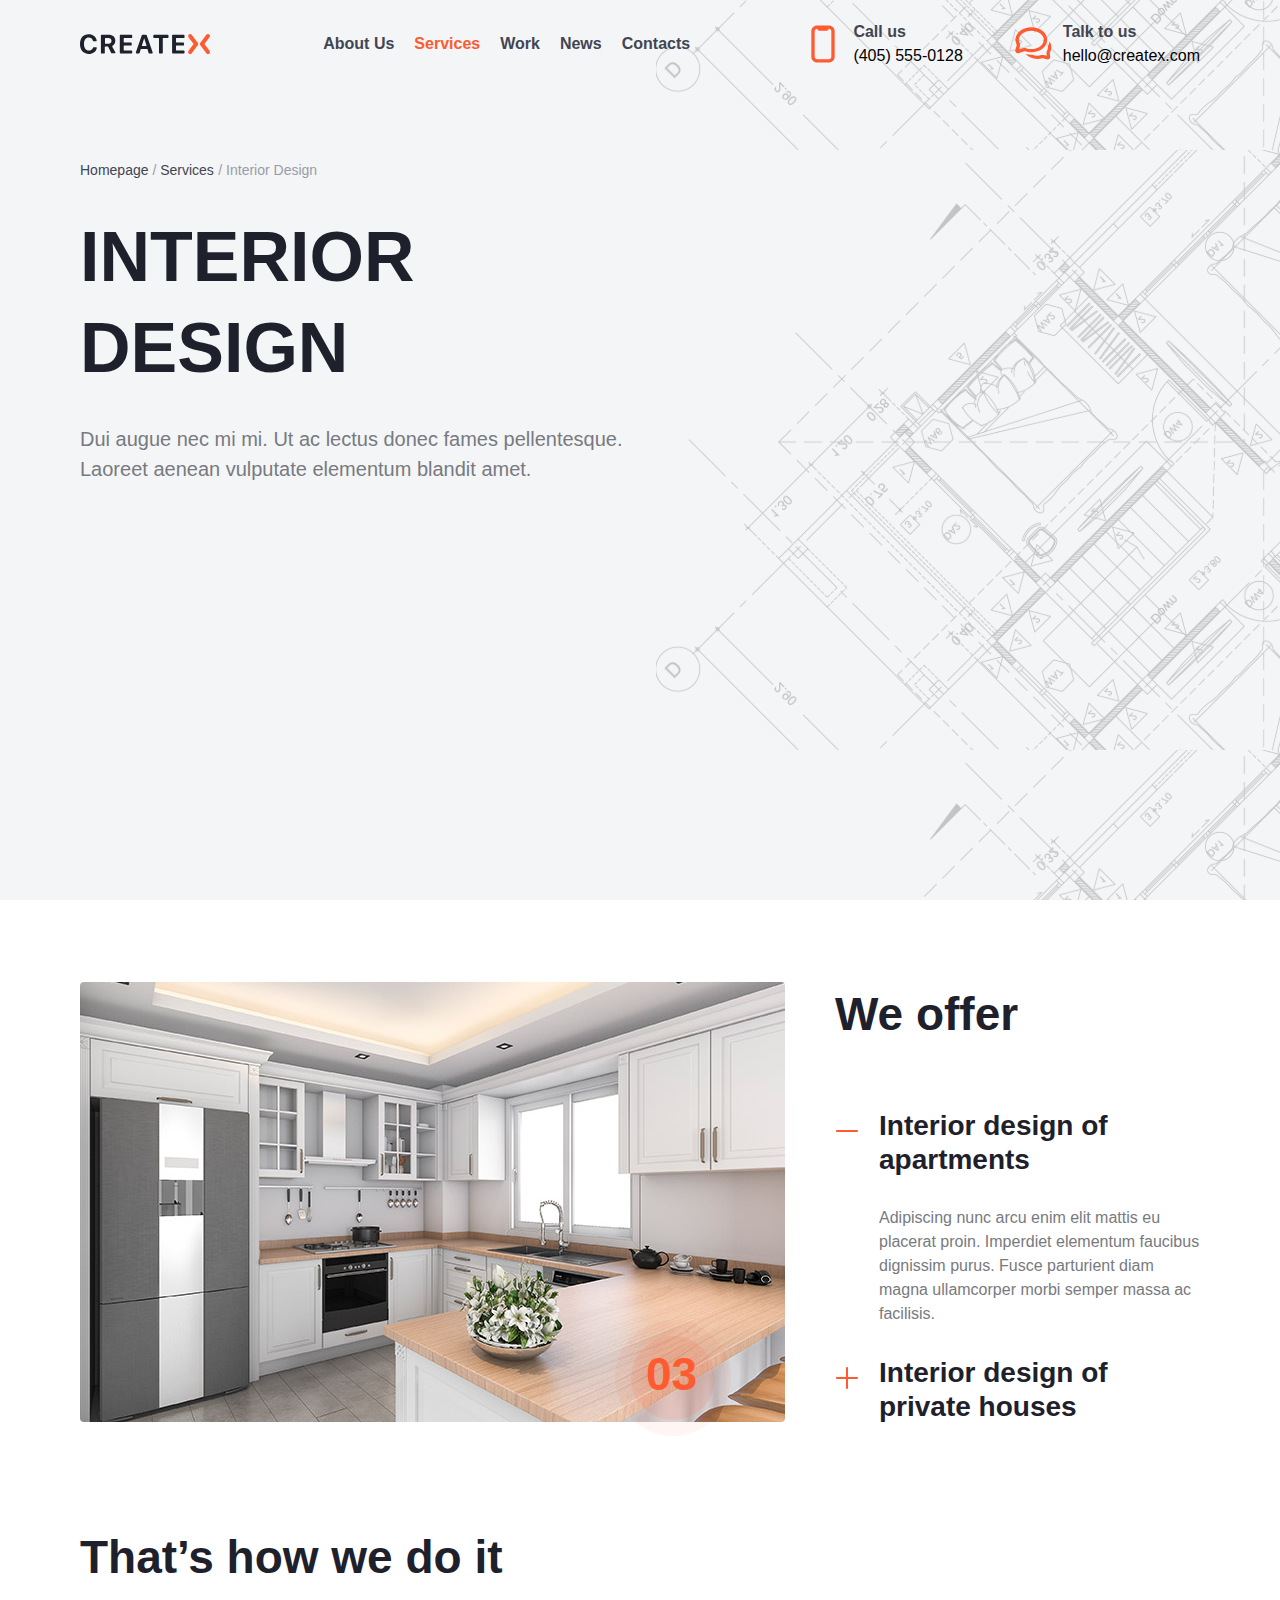
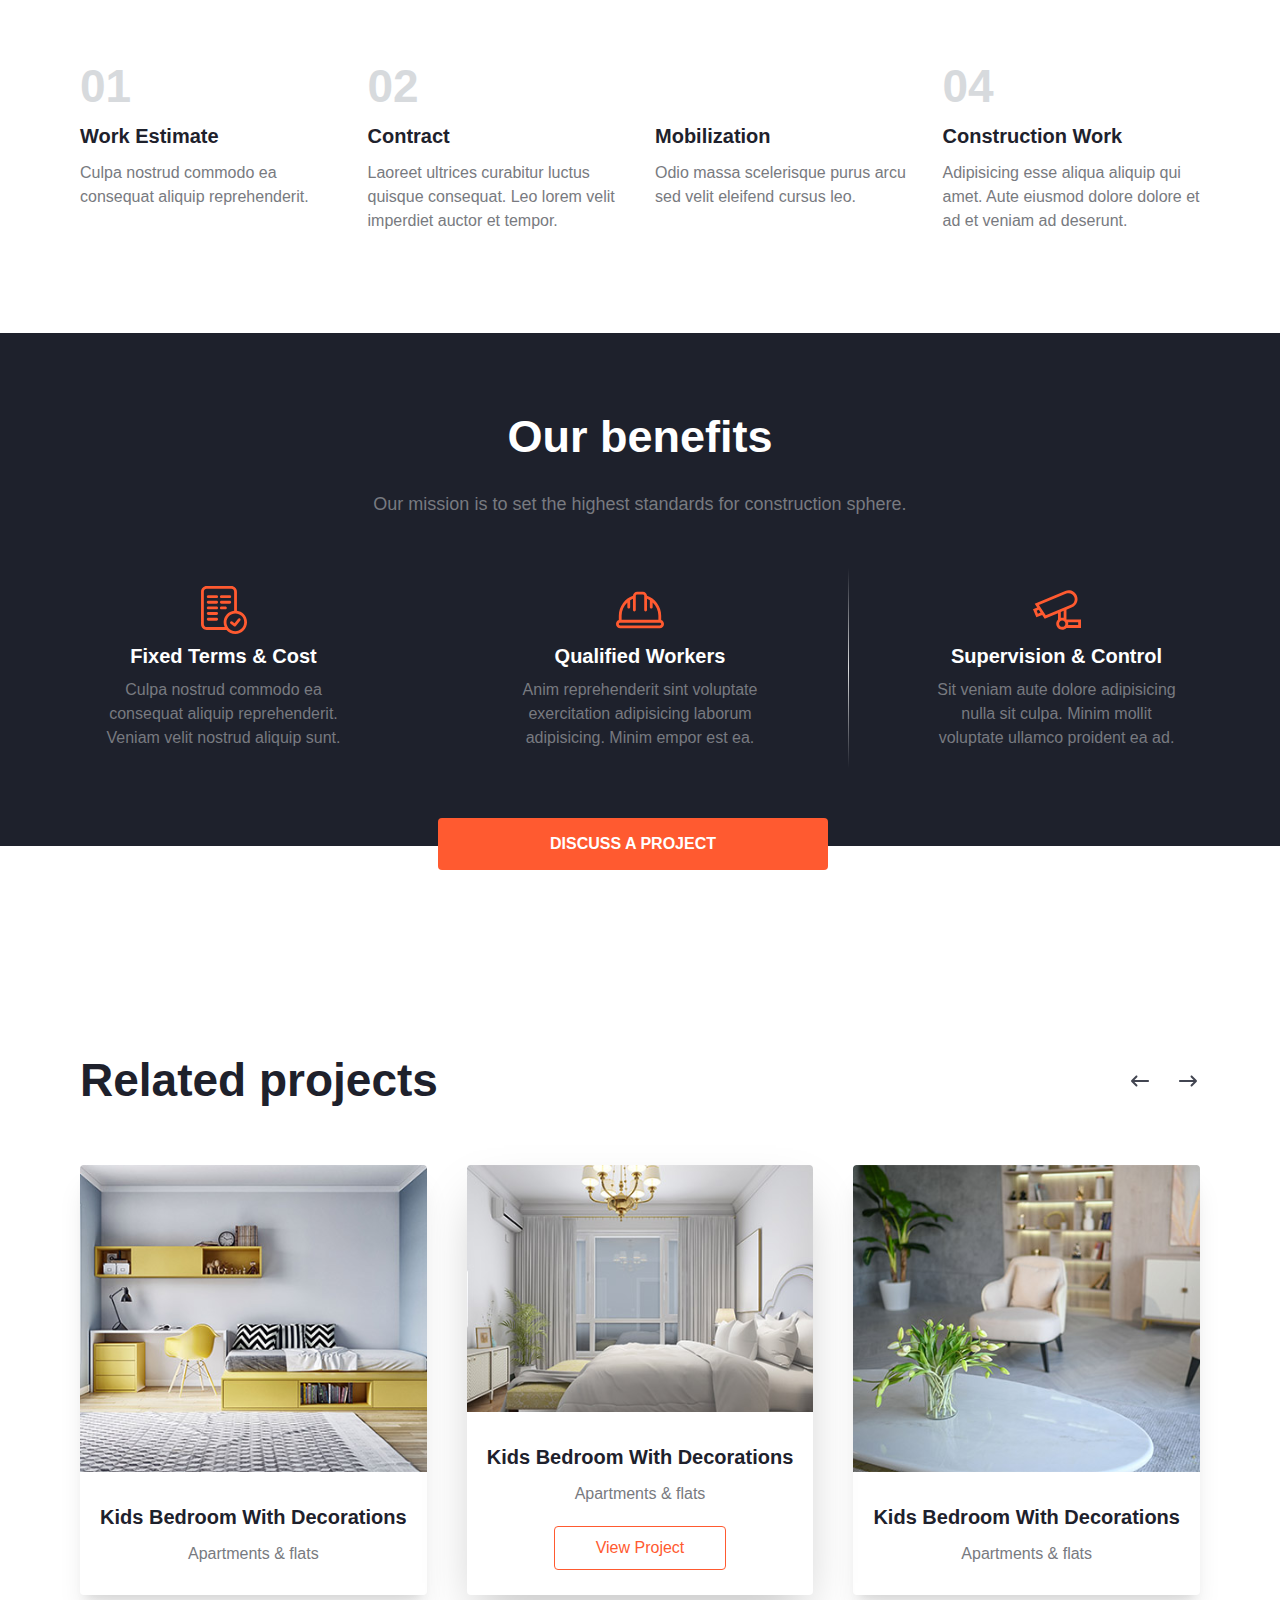
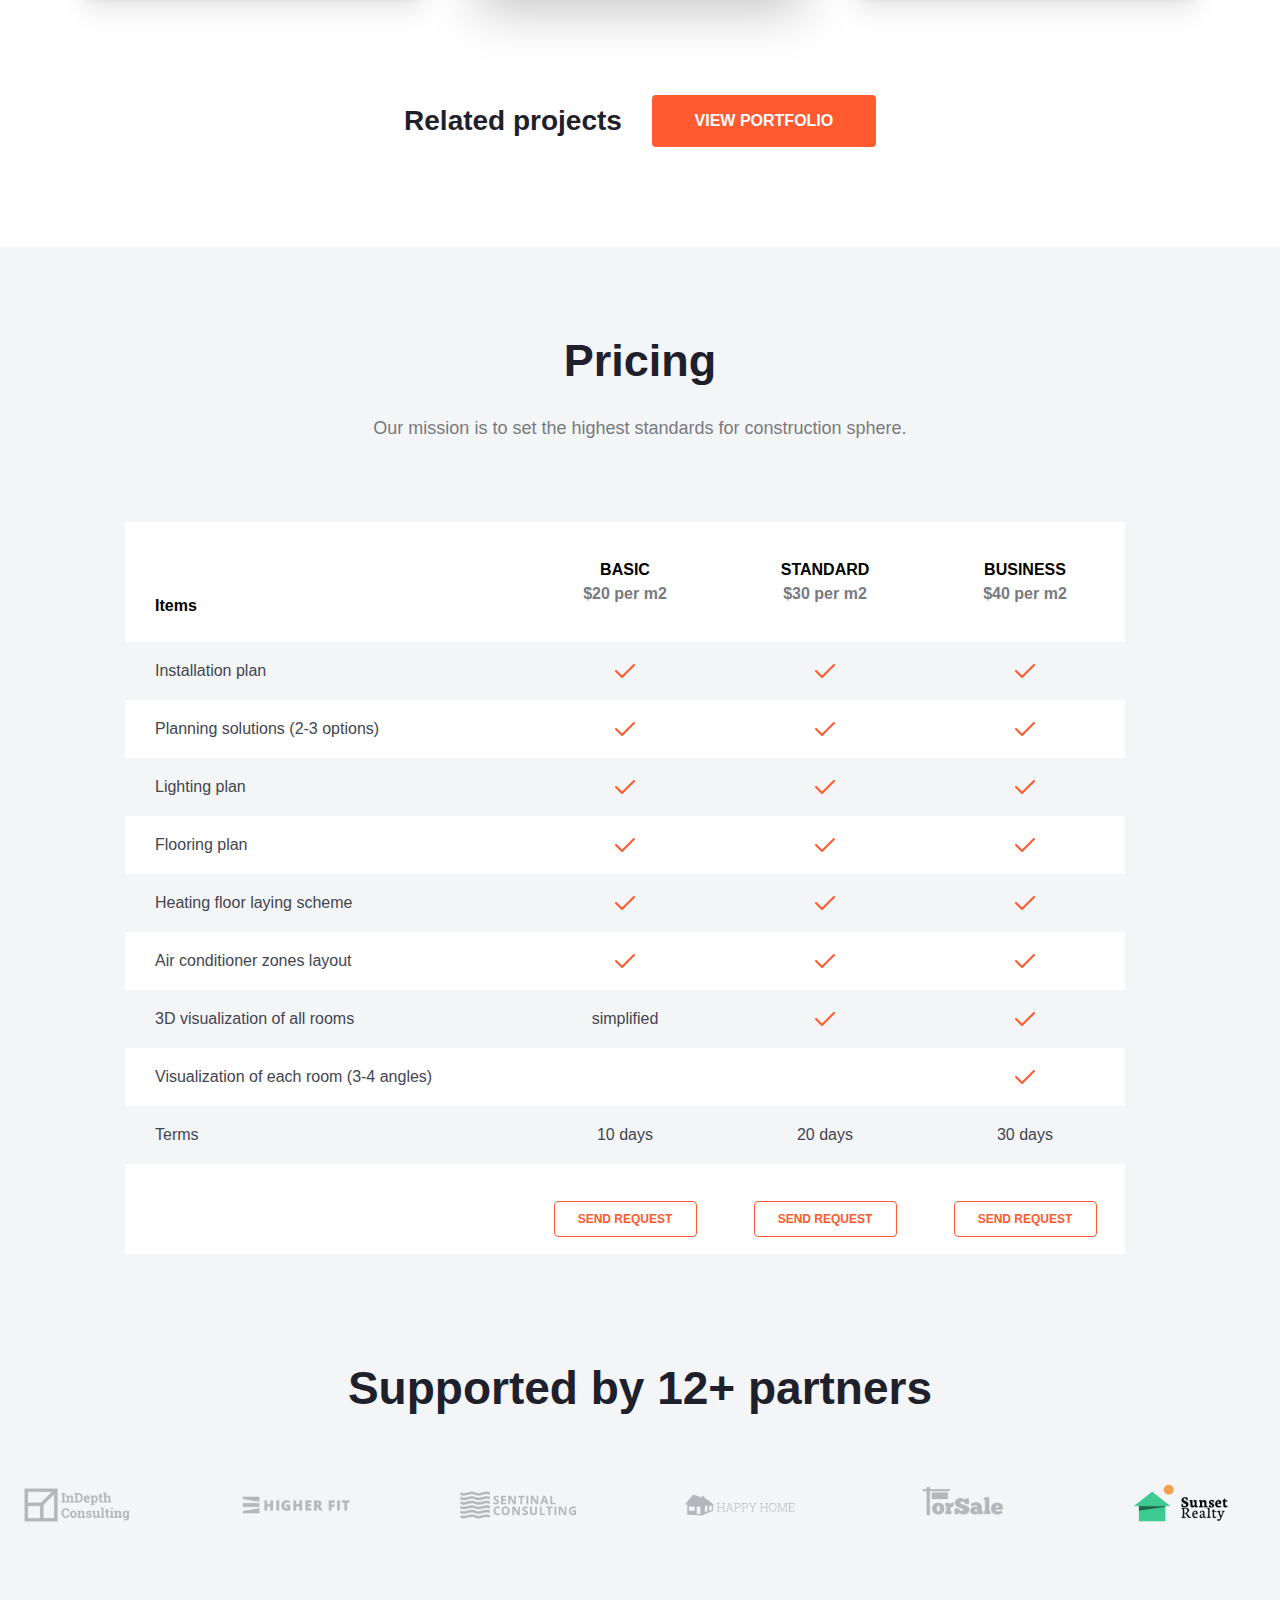
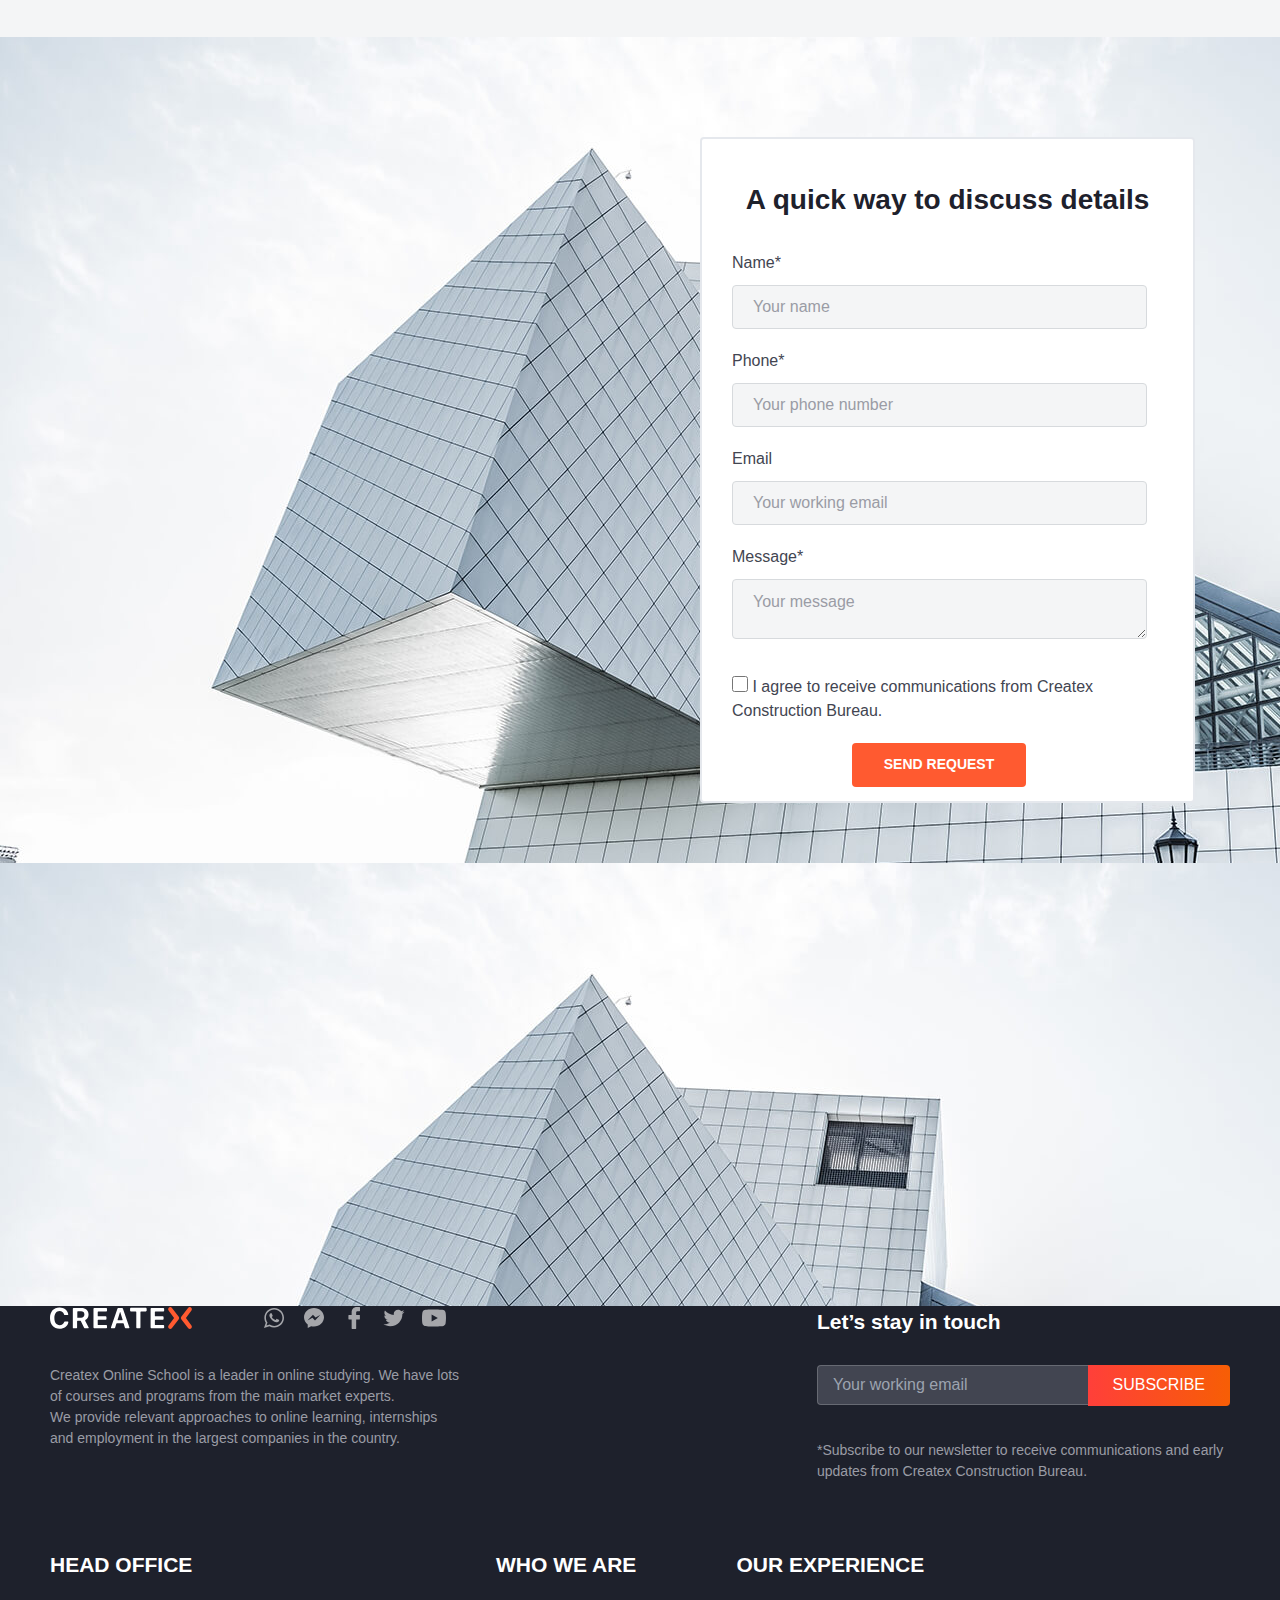
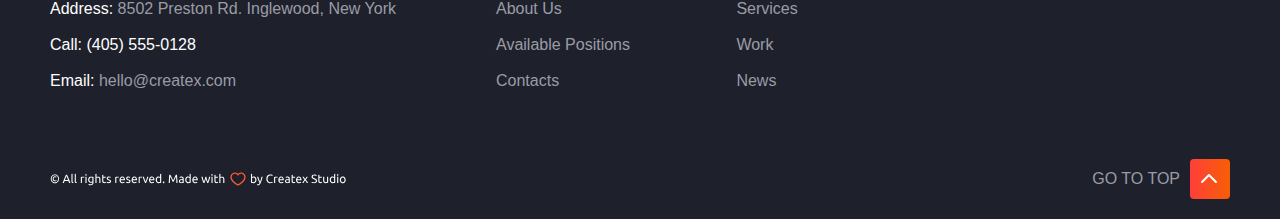
<file: src/farzon.html>
<!DOCTYPE html>
<html lang="en">

<head>
    <meta charset="UTF-8">
    <meta name="viewport" content="width=device-width, initial-scale=1.0">
    <title>Document</title>
    <link rel="stylesheet" href="./output.css">
</head>

<body>

    <header class="bg-[url(./IMAGE/background.svg)] w-[100%] h-[100vh]  bg-center">

        <div class="flex items-center py-[20px] px-[80px] justify-between">
            <img src="./IMAGE/logo.svg">

            <div class="text-[#424551] font-[700] flex gap-[20px] items-center">
                <p>About Us</p>
                <p class="text-[#FF5A30]">Services</p>
                <p>Work</p>
                <p>News</p>
                <p>Contacts</p>
            </div>

            <div class="flex items-center gap-[50px]">
                <div class="flex items-center gap-[10px]">
                    <img src="./IMAGE/iPhone.svg">
                    <div>
                        <p class="text-[#424551] font-[700]">Call us</p>
                        <p>(405) 555-0128</p>
                    </div>
                </div>
                <div class="flex items-center gap-[10px]">
                    <img src="./IMAGE/Chat.svg">
                    <div>
                        <p class="text-[#424551] font-[700]">Talk to us</p>
                        <p>hello@createx.com</p>
                    </div>
                </div>
            </div>

        </div>

        <div class="pt-[70px] ml-[80px]">
            <span class="text-[#424551] text-[14px] font-[450]">Homepage </span>
            <span class="text-[#9A9CA5] font-[450] text-[14px]">/ </span>
            <span class="text-[#424551] text-[14px] font-[450]">Services</span>
            <span class="text-[#9A9CA5] font-[450] text-[14px]">/ Interior Design</span>
            <p class="text-[#1E212C] font-[700] py-[30px] text-[70px] leading-[130%]">INTERIOR <br> DESIGN</p>
            <p class="text-[#787A80] text-[20px] font-[400] leading-[150%]">Dui augue nec mi mi. Ut ac lectus donec
                fames pellentesque. <br> Laoreet aenean vulputate elementum blandit amet.</p>
        </div>

    </header>

    <main>
        <section class="mx-[80px] my-[80px] flex items-center gap-[50px]">
            <img src="./IMAGE/image 0.svg">
            <div>
                <p class="text-[#1E212C] font-[700] text-[46px] mb-[60px]">We offer</p>
                <div class="flex items-start gap-[20px]">
                    <img class="mt-[10px]" src="./IMAGE/Minus.svg">
                    <div>
                        <p class="text-[#1E212C] font-[700] text-[28px] leading-[120%] mb-[30px]">Interior design of
                            apartments
                        </p>
                        <p class="text-[#787A80]">Adipiscing nunc arcu enim elit mattis eu placerat proin. Imperdiet
                            elementum faucibus
                            dignissim purus. Fusce parturient diam magna ullamcorper morbi semper massa ac facilisis.
                        </p>
                    </div>
                </div>
                <div class="flex items-start gap-[20px] mt-[30px]">
                    <img class="mt-[10px]" src="./IMAGE/Plus.svg">
                    <p class="text-[#1E212C] font-[700] text-[28px] leading-[120%]">Interior design of private houses
                    </p>
                </div>
            </div>
        </section>

        <section class="mx-[80px] mb-[100px] mt-[100px]">
            <p class="text-[#1E212C] font-[700] text-[46px] mb-[60px]">That’s how we do it</p>
            <div class="flex items-start justify-center gap-[30px]">
                <div class="w-[285px]">
                    <p class="text-[#D7DADD] text-[46px] font-[700]">01</p>
                    <p class="text-[#1E212C] font-[700] text-[20px] mb-[10px]">Work Estimate</p>
                    <p class="text-[#787A80] ">Culpa nostrud commodo ea consequat aliquip reprehenderit.</p>
                </div>
                <div class="w-[285px]">
                    <p class="text-[#D7DADD] text-[46px] font-[700]">02</p>
                    <p class="text-[#1E212C] font-[700] text-[20px] mb-[10px]">Contract</p>
                    <p class="text-[#787A80] ">Laoreet ultrices curabitur luctus quisque consequat. Leo lorem velit
                        imperdiet auctor et tempor.</p>
                </div>
                <div class="w-[285px]">
                    <div
                        class="w-[116px] h-[116px] absolute top-[1320px] left-[615px] bg-[url(./IMAGE/bg-circles.svg)]">
                        <p class="text-[#FF5A30] text-[46px] relative top-[20px] left-[31px] font-[700]">03</p>
                    </div>
                    <p class="text-[#1E212C] font-[700] text-[20px] mt-[69px] mb-[10px]">Mobilization</p>
                    <p class="text-[#787A80] ">Odio massa scelerisque purus arcu sed velit eleifend cursus leo.</p>
                </div>
                <div class="w-[285px]">
                    <p class="text-[#D7DADD] text-[46px] font-[700]">04</p>
                    <p class="text-[#1E212C] font-[700] text-[20px] mb-[10px]">Construction Work</p>
                    <p class="text-[#787A80] ">Adipisicing esse aliqua aliquip qui amet. Aute eiusmod dolore dolore et
                        ad et veniam ad deserunt.</p>
                </div>
            </div>
        </section>

        <section class="bg-[#1E212C] pt-[70px] w-[100%] h-[513px] mb-[200px]">

            <div>
                <p class="text-white text-[45px] font-[700] mb-[20px] text-center">Our benefits</p>
                <p class="text-[#787A80] text-[18px] text-center">Our mission is to set the highest standards for
                    construction sphere.</p>
            </div>

            <div class="flex justify-center gap-[80px] py-[50px]">

                <div class="flex flex-col gap-[7px] items-center justify-center w-[20%] text-center">
                    <img src="./IMAGE/ic-contract.svg" alt="">
                    <p class="text-white text-[20px] font-[700]">Fixed Terms & Cost</p>
                    <p class="text-[#787A80] text-[16px]">Culpa nostrud commodo ea consequat aliquip reprehenderit.
                        Veniam velit nostrud aliquip sunt.</p>
                </div>

                <div class=" h-[200px] bg-[radial-gradient(circle_at_center,_#DADBDD,_#DADBDD80,_#DADBDD00)] w-[0.5px]">
                </div>

                <div class="flex flex-col gap-[7px] items-center justify-center w-[20%] text-center">
                    <img src="./IMAGE/ic-helmet.svg" alt="">
                    <p class="text-white text-[20px] font-[700]">Qualified Workers</p>
                    <p class="text-[#787A80] text-[16px]">Anim reprehenderit sint voluptate exercitation adipisicing
                        laborum adipisicing. Minim empor est ea.</p>
                </div>

                <div class=" h-[200px] bg-[radial-gradient(circle_at_center,_#DADBDD,_#DADBDD80,_#DADBDD00)] w-[0.5px]">
                </div>

                <div class="flex flex-col gap-[7px] items-center justify-center w-[20%] text-center">
                    <img src="./IMAGE/ic-camera.svg" alt="">
                    <p class="text-white text-[20px] font-[700]">Supervision & Control</p>
                    <p class="text-[#787A80] text-[16px]">Sit veniam aute dolore adipisicing nulla sit culpa. Minim
                        mollit voluptate ullamco proident ea ad.</p>
                </div>

            </div>

            <button class="bg-[#FF5A30] text-white ml-[438px] font-[700] w-[390px] h-[52px] rounded-[4px]">DISCUSS A
                PROJECT</button>

        </section>

        <section class="mx-[80px]">
            <div class="flex items-center justify-between mb-[50px]">
                <p class="text-[#1E212C] font-[700] text-[46px]">Related projects</p>
                <img src="./IMAGE/idle.svg">
            </div>
            <div class="mb-[50px] flex items-center gap-[40px]">
                <div class="w-[390px] h-[430px] rounded-[4px] text-center shadow-xl">
                    <img src="./IMAGE/image 1.svg">
                    <p class="text-[#1E212C] mt-[30px] font-[700] text-[20px] mb-[10px]">Kids Bedroom With Decorations
                    </p>
                    <p class="text-[#787A80] font-[14px]">Apartments & flats</p>
                </div>
                <div class="w-[390px] h-[430px] rounded-[4px] text-center shadow-2xl">
                    <img src="./IMAGE/image 2.svg">
                    <p class="text-[#1E212C] mt-[30px] font-[700] text-[20px] mb-[10px]">Kids Bedroom With Decorations
                    </p>
                    <p class="text-[#787A80] font-[14px]">Apartments & flats</p>
                    <button
                        class="text-[#FF5A30] border-[1.5px] border-solid border-[#FF5A30] w-[172px] h-[44px] rounded-[4px] mt-[20px]">View
                        Project</button>
                </div>
                <div class="w-[390px] h-[430px] rounded-[4px] text-center shadow-xl">
                    <img src="./IMAGE/image 3.svg">
                    <p class="text-[#1E212C] mt-[30px] font-[700] text-[20px] mb-[10px]">Kids Bedroom With Decorations
                    </p>
                    <p class="text-[#787A80] font-[14px]">Apartments & flats</p>
                </div>
            </div>
            <div class="flex items-center gap-[30px] justify-center my-[100px]">
                <p class="text-[#1E212C] font-[700] text-[28px]">Related projects</p>
                <button class="bg-[#FF5A30] text-white font-[700] w-[224px] h-[52px] rounded-[4px]">VIEW
                    PORTFOLIO</button>
            </div>
        </section>

        <section class="bg-[#F4F5F6] w-[100%] pb-[100px]">
            <div class="py-[80px]">
                <p class="text-[#1E212C] text-[45px] font-[700] mb-[20px] text-center">Pricing</p>
                <p class="text-[#787A80] text-[18px] text-center">Our mission is to set the highest standards for
                    construction sphere.</p>
            </div>
            <table class="bg-white ml-[125px]">
                <tr class="h-[120px]">
                    <th class="text-start pt-[50px] w-[400px] pl-[30px]">Items</th>
                    <th class="w-[200px]">BASIC <br> <span class="text-[#787A80]">$20 per m2</span></th>
                    <th class="w-[200px]">STANDARD <br> <span class="text-[#787A80]">$30 per m2</span></th>
                    <th class="w-[200px]">BUSINESS <br> <span class="text-[#787A80]">$40 per m2</span></th>
                </tr>
                <tr class="bg-[#F4F5F6] h-[58px]">
                    <td class="text-[#424551]  pl-[30px]">Installation plan</td>
                    <td class="text-center"><img class="mx-auto" src="./IMAGE/Mark.svg"></td>
                    <td class="text-center"><img class="mx-auto" src="./IMAGE/Mark.svg"></td>
                    <td class="text-center"><img class="mx-auto" src="./IMAGE/Mark.svg"></td>
                </tr>
                <tr class="h-[58px]">
                    <td class="text-[#424551] pl-[30px]">Planning solutions (2-3 options)</td>
                    <td class="text-center"><img class="mx-auto" src="./IMAGE/Mark.svg"></td>
                    <td class="text-center"><img class="mx-auto" src="./IMAGE/Mark.svg"></td>
                    <td class="text-center"><img class="mx-auto" src="./IMAGE/Mark.svg"></td>
                </tr>
                <tr class="bg-[#F4F5F6] h-[58px]">
                    <td class="text-[#424551] pl-[30px]">Lighting plan</td>
                    <td class="text-center"><img class="mx-auto" src="./IMAGE/Mark.svg"></td>
                    <td class="text-center"><img class="mx-auto" src="./IMAGE/Mark.svg"></td>
                    <td class="text-center"><img class="mx-auto" src="./IMAGE/Mark.svg"></td>
                </tr>
                <tr class="h-[58px]">
                    <td class="text-[#424551] pl-[30px]">Flooring plan</td>
                    <td class="text-center"><img class="mx-auto" src="./IMAGE/Mark.svg"></td>
                    <td class="text-center"><img class="mx-auto" src="./IMAGE/Mark.svg"></td>
                    <td class="text-center"><img class="mx-auto" src="./IMAGE/Mark.svg"></td>
                </tr>
                <tr class="bg-[#F4F5F6] h-[58px]">
                    <td class="text-[#424551] pl-[30px]">Heating floor laying scheme</td>
                    <td class="text-center"><img class="mx-auto" src="./IMAGE/Mark.svg"></td>
                    <td class="text-center"><img class="mx-auto" src="./IMAGE/Mark.svg"></td>
                    <td class="text-center"><img class="mx-auto" src="./IMAGE/Mark.svg"></td>
                </tr>
                <tr class="h-[58px]">
                    <td class="text-[#424551] pl-[30px]">Air conditioner zones layout</td>
                    <td class="text-center"><img class="mx-auto" src="./IMAGE/Mark.svg"></td>
                    <td class="text-center"><img class="mx-auto" src="./IMAGE/Mark.svg"></td>
                    <td class="text-center"><img class="mx-auto" src="./IMAGE/Mark.svg"></td>
                </tr>
                <tr class="bg-[#F4F5F6] h-[58px]">
                    <td class="text-[#424551] pl-[30px]">3D visualization of all rooms</td>
                    <td class="text-center text-[#424551]">simplified</td>
                    <td class="text-center"><img class="mx-auto" src="./IMAGE/Mark.svg"></td>
                    <td class="text-center"><img class="mx-auto" src="./IMAGE/Mark.svg"></td>
                </tr>
                <tr class="h-[58px]">
                    <td class="text-[#424551] pl-[30px]">Visualization of each room (3-4 angles)</td>
                    <td class="text-center"> </td>
                    <td class="text-center"> </td>
                    <td class="text-center"><img class="mx-auto" src="./IMAGE/Mark.svg"></td>
                </tr>
                <tr class="bg-[#F4F5F6] h-[58px]">
                    <td class="text-[#424551] pl-[30px]">Terms</td>
                    <td class="text-center text-[#424551]">10 days</td>
                    <td class="text-center text-[#424551]">20 days</td>
                    <td class="text-center text-[#424551]">30 days</td>
                </tr>
                <tr class="h-[90px]">
                    <td></td>
                    <td class="text-center">
                        <button
                            class="text-[#FF5A30] font-[700] text-[12px] border-[1.5px] border-solid border-[#FF5A30] w-[143px] h-[36px] rounded-[4px] mt-[20px]">SEND
                            REQUEST</button>
                    </td>
                    <td class="text-center">
                        <button
                            class="text-[#FF5A30] font-[700] text-[12px] border-[1.5px] border-solid border-[#FF5A30] w-[143px] h-[36px] rounded-[4px] mt-[20px]">SEND
                            REQUEST</button>
                    </td>
                    <td class="text-center">
                        <button
                            class="text-[#FF5A30] font-[700] text-[12px] border-[1.5px] border-solid border-[#FF5A30] w-[143px] h-[36px] rounded-[4px] mt-[20px]">SEND
                            REQUEST</button>
                    </td>
                </tr>
            </table>

            <div>
                <p class="text-[#1E212C] text-[46px] font-[700] pb-[50px] pt-[100px] m-0 text-center">Supported by 12+
                    partners</p>
                <img class="ml-[15px]" src="./IMAGE/clients.svg">
            </div>

        </section>

        <section class="bg-[url(./IMAGE/imageend.svg)] pt-[100px] w-[100%] h-[141vh]">
            <div
                class="w-[495px] border-[#E5E8ED] ml-[700px] pt-[40px] px-[30px] border-[2px] border-solid bg-white h-[666px] rounded-[4px]">
                <p class="text-[#1E212C] text-[28px] font-[700] mb-[30px] m-0 text-center">A quick way to discuss
                    details</p>

                <label for="text" class="text-[#424551] mb-[10px] block">Name*</label>
                <input type="text" id="text" placeholder="Your name"
                    class="bg-[#F4F5F6] pl-[20px] border-[#D7DADD] outline-none focus:border-[#2e2e2e] focus:ring-2 focus:ring-offset-1 
                        focus:ring-[#545454] transition-all duration-300 placeholder:text-[#9A9CA5] border-solid border-[1px] w-[415px] h-[44px] rounded-[4px]">

                <label for="text" class="text-[#424551] mt-[20px] mb-[10px] block">Phone*</label>
                <input type="text" id="text" placeholder="Your phone number"
                    class="bg-[#F4F5F6] pl-[20px] border-[#D7DADD] outline-none focus:border-[#2e2e2e] focus:ring-2 focus:ring-offset-1 
                        focus:ring-[#545454] transition-all duration-300 placeholder:text-[#9A9CA5] border-solid border-[1px] w-[415px] h-[44px] rounded-[4px]">

                <label for="text" class="text-[#424551] mb-[10px] mt-[20px] block">Email</label>
                <input type="text" id="text" placeholder="Your working email"
                    class="bg-[#F4F5F6] pl-[20px] border-[#D7DADD] outline-none focus:border-[#2e2e2e] focus:ring-2 focus:ring-offset-1 
                        focus:ring-[#545454] transition-all duration-300 placeholder:text-[#9A9CA5] border-solid border-[1px] w-[415px] h-[44px] rounded-[4px]">

                <label for="area" class="text-[#424551] mb-[10px] mt-[20px] block">Message*</label>
                <textarea
                    class="bg-[#F4F5F6] pl-[20px] mb-[20px] w-[415px] outline-none focus:border-[#2e2e2e] focus:ring-2 focus:ring-offset-1 
                        focus:ring-[#545454] transition-all duration-300 placeholder:text-[#9A9CA5] max-h-[66px] pt-[10px] border-[#D7DADD] border-solid border-[1px] rounded-[4px]"
                    placeholder="Your message" id="area"></textarea>

                <label for="check" class="text-[#424551] block leading-[150%]">
                    <input type="checkbox" class="accent-[#FF5A30] mt-[10px] w-[16px] h-[16px]" id="check">
                    I agree to receive communications from Createx Construction Bureau.
                </label>

                <button
                    class="bg-[#FF5A30] text-white mt-[20px] ml-[120px] font-[700] w-[174px] h-[44px] text-[14px] rounded-[4px]">SEND
                    REQUEST</button>

            </div>
        </section>
    </main>

    <footer class="bg-[#1E212C] pt-[80px] pb-[20px]">
        <div class=" flex justify-between px-[50px]">

            <div class="w-[35%]">
                <div class="pb-[20px] flex gap-[70px]">
                    <img src="./IMAGE/logo copy.svg" alt="">
                    <img src="./IMAGE/socials.svg" alt="">
                </div>

                <p class="text-[#9A9CA5] text-[14px] py-[15px]">Createx Online School is a leader in online
                    studying. We have
                    lots
                    of courses
                    and programs from the main market experts. We provide relevant approaches to online learning,
                    internships and employment in the largest companies in the country. </p>
            </div>
            <div class=" w-[35%]">
                <h4 class="font-bold text-[21px] mb-2 text-white">Let’s stay in touch</h4>
                <div class=" flex items-center">
                    <input type="text" placeholder="Your working email" class="my-[20px] outline-none border-[#FFFFFF33] border-solid border-[1.5px] border-r-0 py-[7px] pl-[15px] rounded-l-[4px] w-[300px] bg-[#424551] text-white">
                    <button class=" px-[25px] py-[8.3px] bg-gradient-to-r from-[#FF3F3A] to-[#F75E05] text-white rounded-r-[4px]">SUBSCRIBE</button>
                </div>
                <p class="text-[#9A9CA5] text-[14px] py-[15px]">*Subscribe to our newsletter to receive
                    communications and early updates from Createx Construction Bureau.</p>
            </div>
        </div>

        <div class=" flex  gap-[100px] pl-[50px] pt-[50px]">
            <div class="leading-9">
                <h4 class="font-bold text-[21px] mb-2 text-white">HEAD OFFICE</h4>
                <p class="text-white">Address: <span class="text-[#9A9CA5]">8502 Preston Rd. Inglewood, New York</span>
                </p>
                <p class="text-white"> Call: <span class="text-[#9A9CA5]"></span>(405) 555-0128</p>
                <p class="text-white"> Email: <span class="text-[#9A9CA5]">hello@createx.com</span></p>

            </div>
            <div class="leading-9">
                <h4 class="font-bold text-[21px] mb-2 text-white">WHO WE ARE</h4>
                <p class="text-[#9A9CA5]">About Us</p>
                <p class="text-[#9A9CA5]">Available Positions</p>
                <p class="text-[#9A9CA5]">Contacts </p>
            </div>
            <div class="leading-9">
                <h4 class="font-bold text-[21px] mb-2 text-white">OUR EXPERIENCE</h4>
                <p class="text-[#9A9CA5]">Services</p>
                <p class="text-[#9A9CA5]">Work</p>
                <p class="text-[#9A9CA5]">News</p>
            </div>
        </div>

        <div class="bg-[] flex justify-between px-[50px] pt-[60px] items-center pb-[0px]">
            <img src="./IMAGE/copyright.svg" alt="">
            <div class=" flex gap-[10px] items-center">

                <p class="text-[#9A9CA5]">GO TO TOP</p>
                <button
                    class="w-[40px] h-[40px] bg-gradient-to-r from-[#FF3F3A] to-[#F75E05] pl-[7px] rounded-[4px]"><img src="./IMAGE/Up-chevron.svg"></button>
            </div>
        </div>
    </footer>

</body>

</html>
</file>
<file: src/output.css>
*, ::before, ::after {
  --tw-border-spacing-x: 0;
  --tw-border-spacing-y: 0;
  --tw-translate-x: 0;
  --tw-translate-y: 0;
  --tw-rotate: 0;
  --tw-skew-x: 0;
  --tw-skew-y: 0;
  --tw-scale-x: 1;
  --tw-scale-y: 1;
  --tw-pan-x:  ;
  --tw-pan-y:  ;
  --tw-pinch-zoom:  ;
  --tw-scroll-snap-strictness: proximity;
  --tw-gradient-from-position:  ;
  --tw-gradient-via-position:  ;
  --tw-gradient-to-position:  ;
  --tw-ordinal:  ;
  --tw-slashed-zero:  ;
  --tw-numeric-figure:  ;
  --tw-numeric-spacing:  ;
  --tw-numeric-fraction:  ;
  --tw-ring-inset:  ;
  --tw-ring-offset-width: 0px;
  --tw-ring-offset-color: #fff;
  --tw-ring-color: rgb(59 130 246 / 0.5);
  --tw-ring-offset-shadow: 0 0 #0000;
  --tw-ring-shadow: 0 0 #0000;
  --tw-shadow: 0 0 #0000;
  --tw-shadow-colored: 0 0 #0000;
  --tw-blur:  ;
  --tw-brightness:  ;
  --tw-contrast:  ;
  --tw-grayscale:  ;
  --tw-hue-rotate:  ;
  --tw-invert:  ;
  --tw-saturate:  ;
  --tw-sepia:  ;
  --tw-drop-shadow:  ;
  --tw-backdrop-blur:  ;
  --tw-backdrop-brightness:  ;
  --tw-backdrop-contrast:  ;
  --tw-backdrop-grayscale:  ;
  --tw-backdrop-hue-rotate:  ;
  --tw-backdrop-invert:  ;
  --tw-backdrop-opacity:  ;
  --tw-backdrop-saturate:  ;
  --tw-backdrop-sepia:  ;
  --tw-contain-size:  ;
  --tw-contain-layout:  ;
  --tw-contain-paint:  ;
  --tw-contain-style:  ;
}

::backdrop {
  --tw-border-spacing-x: 0;
  --tw-border-spacing-y: 0;
  --tw-translate-x: 0;
  --tw-translate-y: 0;
  --tw-rotate: 0;
  --tw-skew-x: 0;
  --tw-skew-y: 0;
  --tw-scale-x: 1;
  --tw-scale-y: 1;
  --tw-pan-x:  ;
  --tw-pan-y:  ;
  --tw-pinch-zoom:  ;
  --tw-scroll-snap-strictness: proximity;
  --tw-gradient-from-position:  ;
  --tw-gradient-via-position:  ;
  --tw-gradient-to-position:  ;
  --tw-ordinal:  ;
  --tw-slashed-zero:  ;
  --tw-numeric-figure:  ;
  --tw-numeric-spacing:  ;
  --tw-numeric-fraction:  ;
  --tw-ring-inset:  ;
  --tw-ring-offset-width: 0px;
  --tw-ring-offset-color: #fff;
  --tw-ring-color: rgb(59 130 246 / 0.5);
  --tw-ring-offset-shadow: 0 0 #0000;
  --tw-ring-shadow: 0 0 #0000;
  --tw-shadow: 0 0 #0000;
  --tw-shadow-colored: 0 0 #0000;
  --tw-blur:  ;
  --tw-brightness:  ;
  --tw-contrast:  ;
  --tw-grayscale:  ;
  --tw-hue-rotate:  ;
  --tw-invert:  ;
  --tw-saturate:  ;
  --tw-sepia:  ;
  --tw-drop-shadow:  ;
  --tw-backdrop-blur:  ;
  --tw-backdrop-brightness:  ;
  --tw-backdrop-contrast:  ;
  --tw-backdrop-grayscale:  ;
  --tw-backdrop-hue-rotate:  ;
  --tw-backdrop-invert:  ;
  --tw-backdrop-opacity:  ;
  --tw-backdrop-saturate:  ;
  --tw-backdrop-sepia:  ;
  --tw-contain-size:  ;
  --tw-contain-layout:  ;
  --tw-contain-paint:  ;
  --tw-contain-style:  ;
}

/*
! tailwindcss v3.4.17 | MIT License | https://tailwindcss.com
*/

/*
1. Prevent padding and border from affecting element width. (https://github.com/mozdevs/cssremedy/issues/4)
2. Allow adding a border to an element by just adding a border-width. (https://github.com/tailwindcss/tailwindcss/pull/116)
*/

*,
::before,
::after {
  box-sizing: border-box;
  /* 1 */
  border-width: 0;
  /* 2 */
  border-style: solid;
  /* 2 */
  border-color: #e5e7eb;
  /* 2 */
}

::before,
::after {
  --tw-content: '';
}

/*
1. Use a consistent sensible line-height in all browsers.
2. Prevent adjustments of font size after orientation changes in iOS.
3. Use a more readable tab size.
4. Use the user's configured `sans` font-family by default.
5. Use the user's configured `sans` font-feature-settings by default.
6. Use the user's configured `sans` font-variation-settings by default.
7. Disable tap highlights on iOS
*/

html,
:host {
  line-height: 1.5;
  /* 1 */
  -webkit-text-size-adjust: 100%;
  /* 2 */
  -moz-tab-size: 4;
  /* 3 */
  -o-tab-size: 4;
     tab-size: 4;
  /* 3 */
  font-family: Ubuntu, sans-serif;
  /* 4 */
  font-feature-settings: normal;
  /* 5 */
  font-variation-settings: normal;
  /* 6 */
  -webkit-tap-highlight-color: transparent;
  /* 7 */
}

/*
1. Remove the margin in all browsers.
2. Inherit line-height from `html` so users can set them as a class directly on the `html` element.
*/

body {
  margin: 0;
  /* 1 */
  line-height: inherit;
  /* 2 */
}

/*
1. Add the correct height in Firefox.
2. Correct the inheritance of border color in Firefox. (https://bugzilla.mozilla.org/show_bug.cgi?id=190655)
3. Ensure horizontal rules are visible by default.
*/

hr {
  height: 0;
  /* 1 */
  color: inherit;
  /* 2 */
  border-top-width: 1px;
  /* 3 */
}

/*
Add the correct text decoration in Chrome, Edge, and Safari.
*/

abbr:where([title]) {
  -webkit-text-decoration: underline dotted;
          text-decoration: underline dotted;
}

/*
Remove the default font size and weight for headings.
*/

h1,
h2,
h3,
h4,
h5,
h6 {
  font-size: inherit;
  font-weight: inherit;
}

/*
Reset links to optimize for opt-in styling instead of opt-out.
*/

a {
  color: inherit;
  text-decoration: inherit;
}

/*
Add the correct font weight in Edge and Safari.
*/

b,
strong {
  font-weight: bolder;
}

/*
1. Use the user's configured `mono` font-family by default.
2. Use the user's configured `mono` font-feature-settings by default.
3. Use the user's configured `mono` font-variation-settings by default.
4. Correct the odd `em` font sizing in all browsers.
*/

code,
kbd,
samp,
pre {
  font-family: ui-monospace, SFMono-Regular, Menlo, Monaco, Consolas, "Liberation Mono", "Courier New", monospace;
  /* 1 */
  font-feature-settings: normal;
  /* 2 */
  font-variation-settings: normal;
  /* 3 */
  font-size: 1em;
  /* 4 */
}

/*
Add the correct font size in all browsers.
*/

small {
  font-size: 80%;
}

/*
Prevent `sub` and `sup` elements from affecting the line height in all browsers.
*/

sub,
sup {
  font-size: 75%;
  line-height: 0;
  position: relative;
  vertical-align: baseline;
}

sub {
  bottom: -0.25em;
}

sup {
  top: -0.5em;
}

/*
1. Remove text indentation from table contents in Chrome and Safari. (https://bugs.chromium.org/p/chromium/issues/detail?id=999088, https://bugs.webkit.org/show_bug.cgi?id=201297)
2. Correct table border color inheritance in all Chrome and Safari. (https://bugs.chromium.org/p/chromium/issues/detail?id=935729, https://bugs.webkit.org/show_bug.cgi?id=195016)
3. Remove gaps between table borders by default.
*/

table {
  text-indent: 0;
  /* 1 */
  border-color: inherit;
  /* 2 */
  border-collapse: collapse;
  /* 3 */
}

/*
1. Change the font styles in all browsers.
2. Remove the margin in Firefox and Safari.
3. Remove default padding in all browsers.
*/

button,
input,
optgroup,
select,
textarea {
  font-family: inherit;
  /* 1 */
  font-feature-settings: inherit;
  /* 1 */
  font-variation-settings: inherit;
  /* 1 */
  font-size: 100%;
  /* 1 */
  font-weight: inherit;
  /* 1 */
  line-height: inherit;
  /* 1 */
  letter-spacing: inherit;
  /* 1 */
  color: inherit;
  /* 1 */
  margin: 0;
  /* 2 */
  padding: 0;
  /* 3 */
}

/*
Remove the inheritance of text transform in Edge and Firefox.
*/

button,
select {
  text-transform: none;
}

/*
1. Correct the inability to style clickable types in iOS and Safari.
2. Remove default button styles.
*/

button,
input:where([type='button']),
input:where([type='reset']),
input:where([type='submit']) {
  -webkit-appearance: button;
  /* 1 */
  background-color: transparent;
  /* 2 */
  background-image: none;
  /* 2 */
}

/*
Use the modern Firefox focus style for all focusable elements.
*/

:-moz-focusring {
  outline: auto;
}

/*
Remove the additional `:invalid` styles in Firefox. (https://github.com/mozilla/gecko-dev/blob/2f9eacd9d3d995c937b4251a5557d95d494c9be1/layout/style/res/forms.css#L728-L737)
*/

:-moz-ui-invalid {
  box-shadow: none;
}

/*
Add the correct vertical alignment in Chrome and Firefox.
*/

progress {
  vertical-align: baseline;
}

/*
Correct the cursor style of increment and decrement buttons in Safari.
*/

::-webkit-inner-spin-button,
::-webkit-outer-spin-button {
  height: auto;
}

/*
1. Correct the odd appearance in Chrome and Safari.
2. Correct the outline style in Safari.
*/

[type='search'] {
  -webkit-appearance: textfield;
  /* 1 */
  outline-offset: -2px;
  /* 2 */
}

/*
Remove the inner padding in Chrome and Safari on macOS.
*/

::-webkit-search-decoration {
  -webkit-appearance: none;
}

/*
1. Correct the inability to style clickable types in iOS and Safari.
2. Change font properties to `inherit` in Safari.
*/

::-webkit-file-upload-button {
  -webkit-appearance: button;
  /* 1 */
  font: inherit;
  /* 2 */
}

/*
Add the correct display in Chrome and Safari.
*/

summary {
  display: list-item;
}

/*
Removes the default spacing and border for appropriate elements.
*/

blockquote,
dl,
dd,
h1,
h2,
h3,
h4,
h5,
h6,
hr,
figure,
p,
pre {
  margin: 0;
}

fieldset {
  margin: 0;
  padding: 0;
}

legend {
  padding: 0;
}

ol,
ul,
menu {
  list-style: none;
  margin: 0;
  padding: 0;
}

/*
Reset default styling for dialogs.
*/

dialog {
  padding: 0;
}

/*
Prevent resizing textareas horizontally by default.
*/

textarea {
  resize: vertical;
}

/*
1. Reset the default placeholder opacity in Firefox. (https://github.com/tailwindlabs/tailwindcss/issues/3300)
2. Set the default placeholder color to the user's configured gray 400 color.
*/

input::-moz-placeholder, textarea::-moz-placeholder {
  opacity: 1;
  /* 1 */
  color: #9ca3af;
  /* 2 */
}

input::placeholder,
textarea::placeholder {
  opacity: 1;
  /* 1 */
  color: #9ca3af;
  /* 2 */
}

/*
Set the default cursor for buttons.
*/

button,
[role="button"] {
  cursor: pointer;
}

/*
Make sure disabled buttons don't get the pointer cursor.
*/

:disabled {
  cursor: default;
}

/*
1. Make replaced elements `display: block` by default. (https://github.com/mozdevs/cssremedy/issues/14)
2. Add `vertical-align: middle` to align replaced elements more sensibly by default. (https://github.com/jensimmons/cssremedy/issues/14#issuecomment-634934210)
   This can trigger a poorly considered lint error in some tools but is included by design.
*/

img,
svg,
video,
canvas,
audio,
iframe,
embed,
object {
  display: block;
  /* 1 */
  vertical-align: middle;
  /* 2 */
}

/*
Constrain images and videos to the parent width and preserve their intrinsic aspect ratio. (https://github.com/mozdevs/cssremedy/issues/14)
*/

img,
video {
  max-width: 100%;
  height: auto;
}

/* Make elements with the HTML hidden attribute stay hidden by default */

[hidden]:where(:not([hidden="until-found"])) {
  display: none;
}

body {
  font-family: Ubuntu, sans-serif;
}

.absolute {
  position: absolute;
}

.relative {
  position: relative;
}

.left-\[31px\] {
  left: 31px;
}

.left-\[615px\] {
  left: 615px;
}

.right-\[0px\] {
  right: 0px;
}

.right-\[200px\] {
  right: 200px;
}

.top-0 {
  top: 0px;
}

.top-\[1320px\] {
  top: 1320px;
}

.top-\[20px\] {
  top: 20px;
}

.top-\[3960px\] {
  top: 3960px;
}

.z-\[-1\] {
  z-index: -1;
}

.m-0 {
  margin: 0px;
}

.m-auto {
  margin: auto;
}

.mx-\[100px\] {
  margin-left: 100px;
  margin-right: 100px;
}

.mx-\[80px\] {
  margin-left: 80px;
  margin-right: 80px;
}

.mx-auto {
  margin-left: auto;
  margin-right: auto;
}

.my-\[100px\] {
  margin-top: 100px;
  margin-bottom: 100px;
}

.my-\[20px\] {
  margin-top: 20px;
  margin-bottom: 20px;
}

.my-\[30px\] {
  margin-top: 30px;
  margin-bottom: 30px;
}

.my-\[80px\] {
  margin-top: 80px;
  margin-bottom: 80px;
}

.mb-2 {
  margin-bottom: 0.5rem;
}

.mb-\[100px\] {
  margin-bottom: 100px;
}

.mb-\[10px\] {
  margin-bottom: 10px;
}

.mb-\[200px\] {
  margin-bottom: 200px;
}

.mb-\[20px\] {
  margin-bottom: 20px;
}

.mb-\[30px\] {
  margin-bottom: 30px;
}

.mb-\[50px\] {
  margin-bottom: 50px;
}

.mb-\[60px\] {
  margin-bottom: 60px;
}

.ml-\[-9px\] {
  margin-left: -9px;
}

.ml-\[10\%\] {
  margin-left: 10%;
}

.ml-\[120px\] {
  margin-left: 120px;
}

.ml-\[125px\] {
  margin-left: 125px;
}

.ml-\[15\%\] {
  margin-left: 15%;
}

.ml-\[15px\] {
  margin-left: 15px;
}

.ml-\[20px\] {
  margin-left: 20px;
}

.ml-\[27\%\] {
  margin-left: 27%;
}

.ml-\[438px\] {
  margin-left: 438px;
}

.ml-\[700px\] {
  margin-left: 700px;
}

.ml-\[80px\] {
  margin-left: 80px;
}

.mt-\[100px\] {
  margin-top: 100px;
}

.mt-\[10px\] {
  margin-top: 10px;
}

.mt-\[20px\] {
  margin-top: 20px;
}

.mt-\[30px\] {
  margin-top: 30px;
}

.mt-\[69px\] {
  margin-top: 69px;
}

.mt-\[80px\] {
  margin-top: 80px;
}

.block {
  display: block;
}

.inline-block {
  display: inline-block;
}

.flex {
  display: flex;
}

.table {
  display: table;
}

.h-\[100vh\] {
  height: 100vh;
}

.h-\[116px\] {
  height: 116px;
}

.h-\[120px\] {
  height: 120px;
}

.h-\[141vh\] {
  height: 141vh;
}

.h-\[16px\] {
  height: 16px;
}

.h-\[200px\] {
  height: 200px;
}

.h-\[36px\] {
  height: 36px;
}

.h-\[400px\] {
  height: 400px;
}

.h-\[40px\] {
  height: 40px;
}

.h-\[430px\] {
  height: 430px;
}

.h-\[44px\] {
  height: 44px;
}

.h-\[450px\] {
  height: 450px;
}

.h-\[513px\] {
  height: 513px;
}

.h-\[52px\] {
  height: 52px;
}

.h-\[58px\] {
  height: 58px;
}

.h-\[666px\] {
  height: 666px;
}

.h-\[80vh\] {
  height: 80vh;
}

.h-\[90px\] {
  height: 90px;
}

.h-\[9px\] {
  height: 9px;
}

.max-h-\[66px\] {
  max-height: 66px;
}

.w-\[0\.5px\] {
  width: 0.5px;
}

.w-\[1\.5px\] {
  width: 1.5px;
}

.w-\[100\%\] {
  width: 100%;
}

.w-\[116px\] {
  width: 116px;
}

.w-\[143px\] {
  width: 143px;
}

.w-\[16px\] {
  width: 16px;
}

.w-\[172px\] {
  width: 172px;
}

.w-\[174px\] {
  width: 174px;
}

.w-\[20\%\] {
  width: 20%;
}

.w-\[200px\] {
  width: 200px;
}

.w-\[224px\] {
  width: 224px;
}

.w-\[285px\] {
  width: 285px;
}

.w-\[2px\] {
  width: 2px;
}

.w-\[300px\] {
  width: 300px;
}

.w-\[320px\] {
  width: 320px;
}

.w-\[35\%\] {
  width: 35%;
}

.w-\[390px\] {
  width: 390px;
}

.w-\[40\%\] {
  width: 40%;
}

.w-\[400px\] {
  width: 400px;
}

.w-\[40px\] {
  width: 40px;
}

.w-\[415px\] {
  width: 415px;
}

.w-\[495px\] {
  width: 495px;
}

.w-\[50\%\] {
  width: 50%;
}

.w-\[500px\] {
  width: 500px;
}

.w-\[60\%\] {
  width: 60%;
}

.w-\[600px\] {
  width: 600px;
}

.w-\[70\%\] {
  width: 70%;
}

.w-\[75\%\] {
  width: 75%;
}

.w-\[80\%\] {
  width: 80%;
}

.w-\[90\%\] {
  width: 90%;
}

.w-\[9px\] {
  width: 9px;
}

.max-w-\[1400px\] {
  max-width: 1400px;
}

.cursor-pointer {
  cursor: pointer;
}

.flex-col {
  flex-direction: column;
}

.flex-wrap {
  flex-wrap: wrap;
}

.items-start {
  align-items: flex-start;
}

.items-end {
  align-items: flex-end;
}

.items-center {
  align-items: center;
}

.justify-center {
  justify-content: center;
}

.justify-between {
  justify-content: space-between;
}

.gap-\[100px\] {
  gap: 100px;
}

.gap-\[10px\] {
  gap: 10px;
}

.gap-\[15px\] {
  gap: 15px;
}

.gap-\[200px\] {
  gap: 200px;
}

.gap-\[20px\] {
  gap: 20px;
}

.gap-\[2px\] {
  gap: 2px;
}

.gap-\[30px\] {
  gap: 30px;
}

.gap-\[40px\] {
  gap: 40px;
}

.gap-\[50px\] {
  gap: 50px;
}

.gap-\[70px\] {
  gap: 70px;
}

.gap-\[7px\] {
  gap: 7px;
}

.gap-\[80px\] {
  gap: 80px;
}

.rounded-\[10px\] {
  border-radius: 10px;
}

.rounded-\[4px\] {
  border-radius: 4px;
}

.rounded-\[50\%\] {
  border-radius: 50%;
}

.rounded-\[5px\] {
  border-radius: 5px;
}

.rounded-l-\[4px\] {
  border-top-left-radius: 4px;
  border-bottom-left-radius: 4px;
}

.rounded-r-\[4px\] {
  border-top-right-radius: 4px;
  border-bottom-right-radius: 4px;
}

.border-\[1\.5px\] {
  border-width: 1.5px;
}

.border-\[1px\] {
  border-width: 1px;
}

.border-\[2px\] {
  border-width: 2px;
}

.border-r-0 {
  border-right-width: 0px;
}

.border-solid {
  border-style: solid;
}

.border-\[\#3a3a3a\] {
  --tw-border-opacity: 1;
  border-color: rgb(58 58 58 / var(--tw-border-opacity, 1));
}

.border-\[\#D7DADD\] {
  --tw-border-opacity: 1;
  border-color: rgb(215 218 221 / var(--tw-border-opacity, 1));
}

.border-\[\#E5E8ED\] {
  --tw-border-opacity: 1;
  border-color: rgb(229 232 237 / var(--tw-border-opacity, 1));
}

.border-\[\#FF5A30\] {
  --tw-border-opacity: 1;
  border-color: rgb(255 90 48 / var(--tw-border-opacity, 1));
}

.border-\[\#FFFFFF33\] {
  border-color: #FFFFFF33;
}

.bg-\[\#1E212C\] {
  --tw-bg-opacity: 1;
  background-color: rgb(30 33 44 / var(--tw-bg-opacity, 1));
}

.bg-\[\#424551\] {
  --tw-bg-opacity: 1;
  background-color: rgb(66 69 81 / var(--tw-bg-opacity, 1));
}

.bg-\[\#9A9CA5\] {
  --tw-bg-opacity: 1;
  background-color: rgb(154 156 165 / var(--tw-bg-opacity, 1));
}

.bg-\[\#F4F5F6\] {
  --tw-bg-opacity: 1;
  background-color: rgb(244 245 246 / var(--tw-bg-opacity, 1));
}

.bg-\[\#FF5A30\] {
  --tw-bg-opacity: 1;
  background-color: rgb(255 90 48 / var(--tw-bg-opacity, 1));
}

.bg-\[\#cfcccc\] {
  --tw-bg-opacity: 1;
  background-color: rgb(207 204 204 / var(--tw-bg-opacity, 1));
}

.bg-\[\#f0f0f0\] {
  --tw-bg-opacity: 1;
  background-color: rgb(240 240 240 / var(--tw-bg-opacity, 1));
}

.bg-\[\] {
  background-color: ;
}

.bg-white {
  --tw-bg-opacity: 1;
  background-color: rgb(255 255 255 / var(--tw-bg-opacity, 1));
}

.bg-\[radial-gradient\(circle_at_center\2c _\#DADBDD\2c _\#DADBDD80\)\] {
  background-image: radial-gradient(circle at center, #DADBDD, #DADBDD80);
}

.bg-\[radial-gradient\(circle_at_center\2c _\#DADBDD\2c _\#DADBDD80\2c _\#DADBDD00\)\] {
  background-image: radial-gradient(circle at center, #DADBDD, #DADBDD80, #DADBDD00);
}

.bg-\[url\(\.\/IMAGE\/background\.svg\)\] {
  background-image: url(./IMAGE/background.svg);
}

.bg-\[url\(\.\/IMAGE\/bg-circles\.svg\)\] {
  background-image: url(./IMAGE/bg-circles.svg);
}

.bg-\[url\(\.\/IMAGE\/imageend\.svg\)\] {
  background-image: url(./IMAGE/imageend.svg);
}

.bg-\[url\(\.\/page2-img\/a\.svg\)\] {
  background-image: url(./page2-img/a.svg);
}

.bg-\[url\(\.\/page2-img\/as\.svg\)\] {
  background-image: url(./page2-img/as.svg);
}

.bg-gradient-to-r {
  background-image: linear-gradient(to right, var(--tw-gradient-stops));
}

.bg-none {
  background-image: none;
}

.from-\[\#FF3F3A\] {
  --tw-gradient-from: #FF3F3A var(--tw-gradient-from-position);
  --tw-gradient-to: rgb(255 63 58 / 0) var(--tw-gradient-to-position);
  --tw-gradient-stops: var(--tw-gradient-from), var(--tw-gradient-to);
}

.to-\[\#F75E05\] {
  --tw-gradient-to: #F75E05 var(--tw-gradient-to-position);
}

.bg-center {
  background-position: center;
}

.bg-left-bottom {
  background-position: left bottom;
}

.bg-right {
  background-position: right;
}

.bg-no-repeat {
  background-repeat: no-repeat;
}

.p-\[20px\] {
  padding: 20px;
}

.p-\[5px\] {
  padding: 5px;
}

.p-\[7px\] {
  padding: 7px;
}

.px-\[100px\] {
  padding-left: 100px;
  padding-right: 100px;
}

.px-\[150px\] {
  padding-left: 150px;
  padding-right: 150px;
}

.px-\[20px\] {
  padding-left: 20px;
  padding-right: 20px;
}

.px-\[25px\] {
  padding-left: 25px;
  padding-right: 25px;
}

.px-\[30px\] {
  padding-left: 30px;
  padding-right: 30px;
}

.px-\[50px\] {
  padding-left: 50px;
  padding-right: 50px;
}

.px-\[65px\] {
  padding-left: 65px;
  padding-right: 65px;
}

.px-\[70px\] {
  padding-left: 70px;
  padding-right: 70px;
}

.px-\[80px\] {
  padding-left: 80px;
  padding-right: 80px;
}

.px-\[90px\] {
  padding-left: 90px;
  padding-right: 90px;
}

.py-\[100px\] {
  padding-top: 100px;
  padding-bottom: 100px;
}

.py-\[10px\] {
  padding-top: 10px;
  padding-bottom: 10px;
}

.py-\[15px\] {
  padding-top: 15px;
  padding-bottom: 15px;
}

.py-\[20px\] {
  padding-top: 20px;
  padding-bottom: 20px;
}

.py-\[30px\] {
  padding-top: 30px;
  padding-bottom: 30px;
}

.py-\[50px\] {
  padding-top: 50px;
  padding-bottom: 50px;
}

.py-\[70px\] {
  padding-top: 70px;
  padding-bottom: 70px;
}

.py-\[7px\] {
  padding-top: 7px;
  padding-bottom: 7px;
}

.py-\[8\.3px\] {
  padding-top: 8.3px;
  padding-bottom: 8.3px;
}

.py-\[80px\] {
  padding-top: 80px;
  padding-bottom: 80px;
}

.pb-\[0px\] {
  padding-bottom: 0px;
}

.pb-\[100px\] {
  padding-bottom: 100px;
}

.pb-\[20px\] {
  padding-bottom: 20px;
}

.pb-\[50px\] {
  padding-bottom: 50px;
}

.pl-\[100px\] {
  padding-left: 100px;
}

.pl-\[150px\] {
  padding-left: 150px;
}

.pl-\[15px\] {
  padding-left: 15px;
}

.pl-\[20px\] {
  padding-left: 20px;
}

.pl-\[30px\] {
  padding-left: 30px;
}

.pl-\[42px\] {
  padding-left: 42px;
}

.pl-\[50px\] {
  padding-left: 50px;
}

.pl-\[7px\] {
  padding-left: 7px;
}

.pt-\[100px\] {
  padding-top: 100px;
}

.pt-\[10px\] {
  padding-top: 10px;
}

.pt-\[150px\] {
  padding-top: 150px;
}

.pt-\[20px\] {
  padding-top: 20px;
}

.pt-\[30px\] {
  padding-top: 30px;
}

.pt-\[40px\] {
  padding-top: 40px;
}

.pt-\[50px\] {
  padding-top: 50px;
}

.pt-\[60px\] {
  padding-top: 60px;
}

.pt-\[70px\] {
  padding-top: 70px;
}

.text-center {
  text-align: center;
}

.text-start {
  text-align: start;
}

.text-\[10px\] {
  font-size: 10px;
}

.text-\[12px\] {
  font-size: 12px;
}

.text-\[13px\] {
  font-size: 13px;
}

.text-\[14px\] {
  font-size: 14px;
}

.text-\[16px\] {
  font-size: 16px;
}

.text-\[18px\] {
  font-size: 18px;
}

.text-\[20px\] {
  font-size: 20px;
}

.text-\[21px\] {
  font-size: 21px;
}

.text-\[28px\] {
  font-size: 28px;
}

.text-\[30px\] {
  font-size: 30px;
}

.text-\[40px\] {
  font-size: 40px;
}

.text-\[45px\] {
  font-size: 45px;
}

.text-\[46px\] {
  font-size: 46px;
}

.text-\[70px\] {
  font-size: 70px;
}

.text-lg {
  font-size: 1.125rem;
  line-height: 1.75rem;
}

.font-\[14px\] {
  font-weight: 14px;
}

.font-\[400\] {
  font-weight: 400;
}

.font-\[450\] {
  font-weight: 450;
}

.font-\[500\] {
  font-weight: 500;
}

.font-\[700\] {
  font-weight: 700;
}

.font-bold {
  font-weight: 700;
}

.leading-9 {
  line-height: 2.25rem;
}

.leading-\[120\%\] {
  line-height: 120%;
}

.leading-\[130\%\] {
  line-height: 130%;
}

.leading-\[150\%\] {
  line-height: 150%;
}

.leading-relaxed {
  line-height: 1.625;
}

.text-\[\#1E212C\] {
  --tw-text-opacity: 1;
  color: rgb(30 33 44 / var(--tw-text-opacity, 1));
}

.text-\[\#424551\] {
  --tw-text-opacity: 1;
  color: rgb(66 69 81 / var(--tw-text-opacity, 1));
}

.text-\[\#787A80\] {
  --tw-text-opacity: 1;
  color: rgb(120 122 128 / var(--tw-text-opacity, 1));
}

.text-\[\#9A9CA5\] {
  --tw-text-opacity: 1;
  color: rgb(154 156 165 / var(--tw-text-opacity, 1));
}

.text-\[\#D7DADD\] {
  --tw-text-opacity: 1;
  color: rgb(215 218 221 / var(--tw-text-opacity, 1));
}

.text-\[\#FF5A30\] {
  --tw-text-opacity: 1;
  color: rgb(255 90 48 / var(--tw-text-opacity, 1));
}

.text-black {
  --tw-text-opacity: 1;
  color: rgb(0 0 0 / var(--tw-text-opacity, 1));
}

.text-white {
  --tw-text-opacity: 1;
  color: rgb(255 255 255 / var(--tw-text-opacity, 1));
}

.underline {
  text-decoration-line: underline;
}

.underline-offset-4 {
  text-underline-offset: 4px;
}

.accent-\[\#FF5A30\] {
  accent-color: #FF5A30;
}

.shadow-2xl {
  --tw-shadow: 0 25px 50px -12px rgb(0 0 0 / 0.25);
  --tw-shadow-colored: 0 25px 50px -12px var(--tw-shadow-color);
  box-shadow: var(--tw-ring-offset-shadow, 0 0 #0000), var(--tw-ring-shadow, 0 0 #0000), var(--tw-shadow);
}

.shadow-xl {
  --tw-shadow: 0 20px 25px -5px rgb(0 0 0 / 0.1), 0 8px 10px -6px rgb(0 0 0 / 0.1);
  --tw-shadow-colored: 0 20px 25px -5px var(--tw-shadow-color), 0 8px 10px -6px var(--tw-shadow-color);
  box-shadow: var(--tw-ring-offset-shadow, 0 0 #0000), var(--tw-ring-shadow, 0 0 #0000), var(--tw-shadow);
}

.outline-none {
  outline: 2px solid transparent;
  outline-offset: 2px;
}

.transition-all {
  transition-property: all;
  transition-timing-function: cubic-bezier(0.4, 0, 0.2, 1);
  transition-duration: 150ms;
}

.duration-300 {
  transition-duration: 300ms;
}

.placeholder\:pl-\[10px\]::-moz-placeholder {
  padding-left: 10px;
}

.placeholder\:pl-\[10px\]::placeholder {
  padding-left: 10px;
}

.placeholder\:pt-\[10px\]::-moz-placeholder {
  padding-top: 10px;
}

.placeholder\:pt-\[10px\]::placeholder {
  padding-top: 10px;
}

.placeholder\:text-\[\#9A9CA5\]::-moz-placeholder {
  --tw-text-opacity: 1;
  color: rgb(154 156 165 / var(--tw-text-opacity, 1));
}

.placeholder\:text-\[\#9A9CA5\]::placeholder {
  --tw-text-opacity: 1;
  color: rgb(154 156 165 / var(--tw-text-opacity, 1));
}

.hover\:scale-110:hover {
  --tw-scale-x: 1.1;
  --tw-scale-y: 1.1;
  transform: translate(var(--tw-translate-x), var(--tw-translate-y)) rotate(var(--tw-rotate)) skewX(var(--tw-skew-x)) skewY(var(--tw-skew-y)) scaleX(var(--tw-scale-x)) scaleY(var(--tw-scale-y));
}

.hover\:from-\[\#FFB800\]:hover {
  --tw-gradient-from: #FFB800 var(--tw-gradient-from-position);
  --tw-gradient-to: rgb(255 184 0 / 0) var(--tw-gradient-to-position);
  --tw-gradient-stops: var(--tw-gradient-from), var(--tw-gradient-to);
}

.hover\:to-\[\#FFD93D\]:hover {
  --tw-gradient-to: #FFD93D var(--tw-gradient-to-position);
}

.hover\:shadow-xl:hover {
  --tw-shadow: 0 20px 25px -5px rgb(0 0 0 / 0.1), 0 8px 10px -6px rgb(0 0 0 / 0.1);
  --tw-shadow-colored: 0 20px 25px -5px var(--tw-shadow-color), 0 8px 10px -6px var(--tw-shadow-color);
  box-shadow: var(--tw-ring-offset-shadow, 0 0 #0000), var(--tw-ring-shadow, 0 0 #0000), var(--tw-shadow);
}

.focus\:border-\[\#2e2e2e\]:focus {
  --tw-border-opacity: 1;
  border-color: rgb(46 46 46 / var(--tw-border-opacity, 1));
}

.focus\:ring-2:focus {
  --tw-ring-offset-shadow: var(--tw-ring-inset) 0 0 0 var(--tw-ring-offset-width) var(--tw-ring-offset-color);
  --tw-ring-shadow: var(--tw-ring-inset) 0 0 0 calc(2px + var(--tw-ring-offset-width)) var(--tw-ring-color);
  box-shadow: var(--tw-ring-offset-shadow), var(--tw-ring-shadow), var(--tw-shadow, 0 0 #0000);
}

.focus\:ring-\[\#545454\]:focus {
  --tw-ring-opacity: 1;
  --tw-ring-color: rgb(84 84 84 / var(--tw-ring-opacity, 1));
}

.focus\:ring-offset-1:focus {
  --tw-ring-offset-width: 1px;
}

.group:hover .group-hover\:bg-\[\#FF5A30\] {
  --tw-bg-opacity: 1;
  background-color: rgb(255 90 48 / var(--tw-bg-opacity, 1));
}

.group:hover .group-hover\:text-\[\#FF5A30\] {
  --tw-text-opacity: 1;
  color: rgb(255 90 48 / var(--tw-text-opacity, 1));
}
</file>
